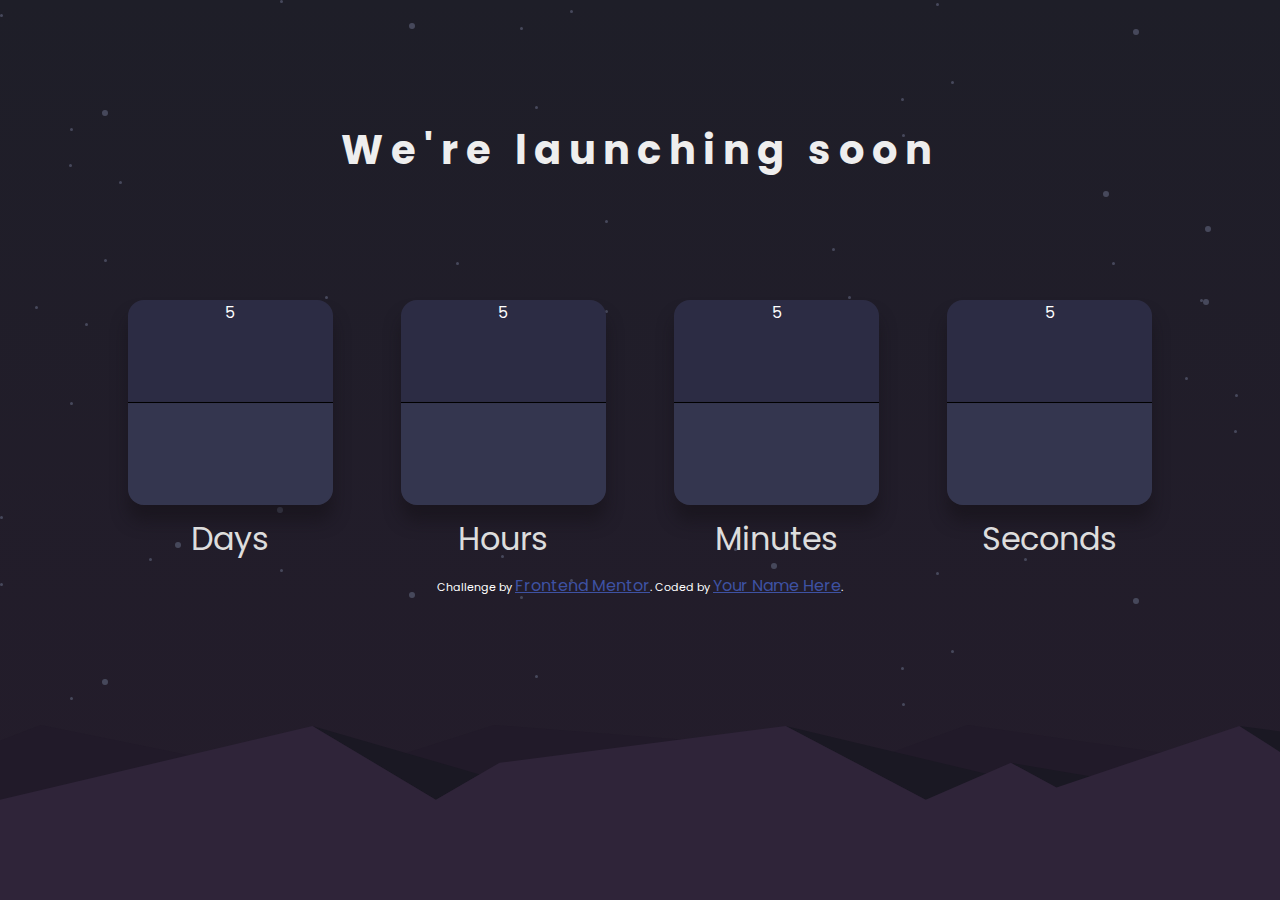
<file: launch-countdown-timer-main/index.html>
<!DOCTYPE html>
<html lang="en">
	<head>
		<meta charset="UTF-8" />
		<meta name="viewport" content="width=device-width, initial-scale=1.0" />
		<!-- displays site properly based on user's device -->

		<link rel="icon" type="image/png" sizes="32x32" href="./images/favicon-32x32.png" />
		<link rel="stylesheet" href="css/style.css" />
		<link rel="preconnect" href="https://fonts.googleapis.com" />
		<link rel="preconnect" href="https://fonts.gstatic.com" crossorigin />
		<link href="https://fonts.googleapis.com/css2?family=Poppins:wght@400;700&display=swap" rel="stylesheet" />
		<title>Frontend Mentor | Launch countdown timer</title>

		<!-- Feel free to remove these styles or customise in your own stylesheet 👍 -->
		<style>
			.attribution {
				font-size: 11px;
				text-align: center;
			}
			.attribution a {
				color: hsl(228, 45%, 44%);
			}
		</style>
	</head>
	<body>
		<div class="container">
			<p class="title">We're launching soon</p>

			<section id="clock">
				<div class="clockTimeSection">
					<div class="clockDigitBox">
						<span id="dayDigit">5</span>
					</div>
					<p class="clockDigitDesc">Days</p>
				</div>
				<div class="clockTimeSection">
					<div class="clockDigitBox">
						<span id="hourDigit">5</span>
					</div>
					<p class="clockDigitDesc">Hours</p>
				</div>
				<div class="clockTimeSection">
					<div class="clockDigitBox">
						<span id="minuteDigit">5</span>
					</div>
					<p class="clockDigitDesc">Minutes</p>
				</div>
				<div class="clockTimeSection">
					<div class="clockDigitBox">
						<span id="secondDigit">5</span>
					</div>
					<p class="clockDigitDesc">Seconds</p>
				</div>
			</section>
			<div class="attribution">
				Challenge by <a href="https://www.frontendmentor.io?ref=challenge" target="_blank">Frontend Mentor</a>. Coded by <a href="#">Your Name Here</a>.
			</div>
		</div>
		<img src="./images/pattern-hills.svg" alt="" id="footerHills" />
	</body>
</html>
</file>
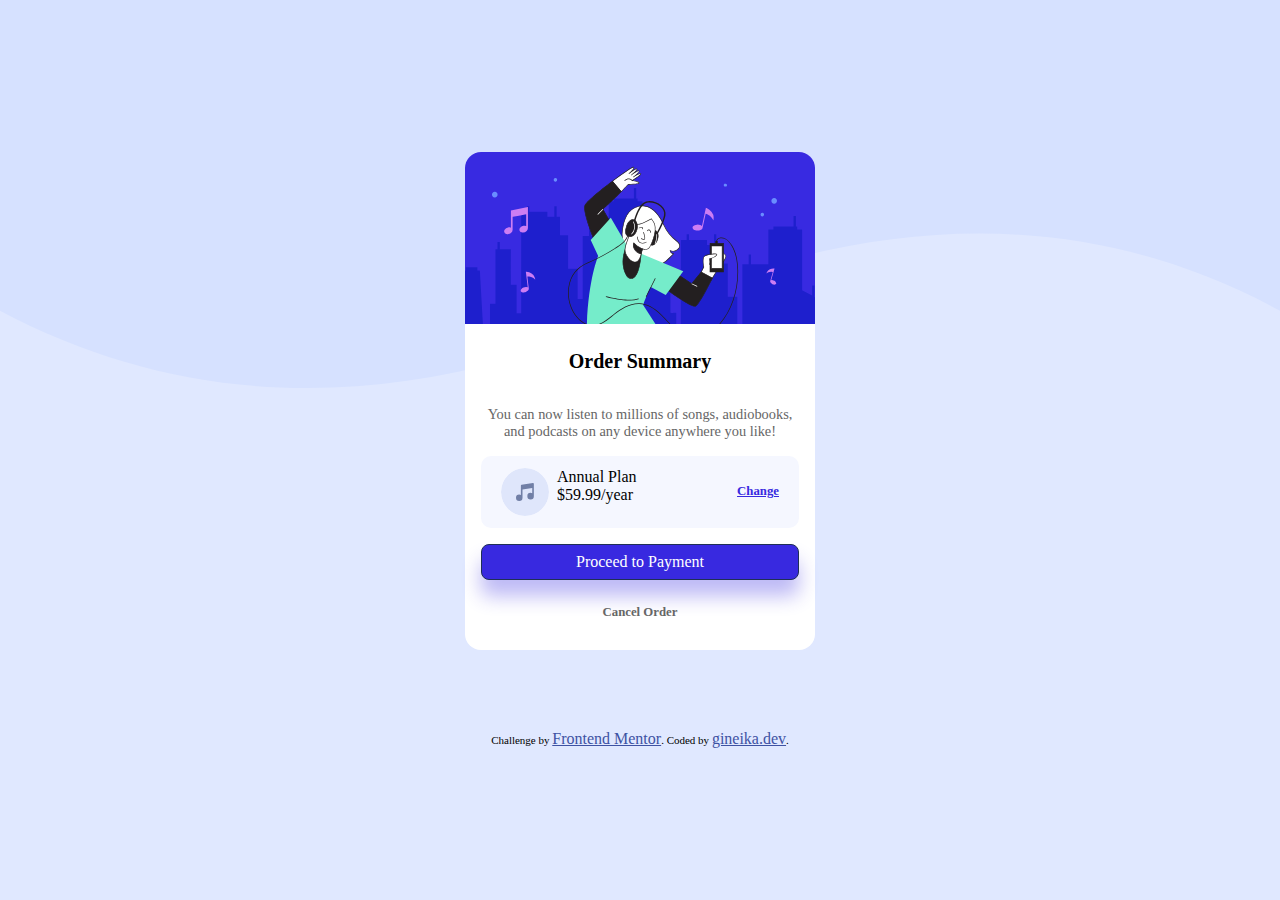
<file: order-summary-component-main/index.html>
<!DOCTYPE html>
<html lang="en">
	<head>
		<meta charset="UTF-8" />
		<meta name="viewport" content="width=device-width, initial-scale=1.0" />
		<!-- displays site properly based on user's device -->
		<link rel="stylesheet" href="css/style.css" />
		<link rel="icon" type="image/png" sizes="32x32" href="./images/favicon-32x32.png" />

		<title>Frontend Mentor | Order summary card</title>

		<!-- Feel free to remove these styles or customise in your own stylesheet 👍 -->
		<style>
			.attribution {
				font-size: 11px;
				text-align: center;
			}
			.attribution a {
				color: hsl(228, 45%, 44%);
			}
		</style>
	</head>
	<body>
		<div class="card">
			<div class="cardImage"></div>
			<h2>Order Summary</h2>
			<div class="cardBody">
				<span class="desc">You can now listen to millions of songs, audiobooks, and podcasts on any device anywhere you like!</span>
				<div class="planSelect">
					<img src="images/icon-music.svg" alt="" srcset="" />
					<div class="planInfo">
						<span class="planName">Annual Plan</span>
						<span class="planPrice">$59.99/year</span>
					</div>
					<a class="planChange" href="#">Change</a>
				</div>
				<button class="proceedBtn">Proceed to Payment</button>
				<button class="cancelBtn">Cancel Order</button>
			</div>
		</div>

		<div class="attribution">
			Challenge by <a href="https://www.frontendmentor.io?ref=challenge" target="_blank">Frontend Mentor</a>. Coded by
			<a href="http://www.gineika.dev">gineika.dev</a>.
		</div>
	</body>
</html>
</file>
<file: launch-countdown-timer-main/css/style.css>
* {
	--backgroundTop: #1e1e28;
	--backgroundBottom: #241c2b;
	color: #fff;
	font-size: 16px;
	font-family: "Poppins", sans-serif;
	padding: 0;
	margin: 0;
}
body {
	text-align: center;
	background: url("../images/bg-stars.svg"), linear-gradient(var(--backgroundTop), var(--backgroundBottom));
	width: 100vw;
	height: 100vh;
	overflow: hidden;
}
.container {
	margin: 0 auto;
	display: flex;
	flex-direction: column;
	align-items: center;
	width: 100vw;
}

p.title {
	color: #eee;
	font-size: 2.5em;
	padding: 3em 0em;
	font-weight: 700;
	letter-spacing: 0.2em;
}

#clock {
	position: relative;
	display: flex;
	flex-direction: row;
	justify-content: space-between;
	text-align: center;
	width: 80vw;
	min-width: 30em;
	margin: 0 auto;
}

.clockTimeSection {
	aspect-ratio: 4/3;
	width: 20%;
}
.clockDigitBox {
	width: 100%;
	aspect-ratio: 1/1;
	border-radius: 1em;
	background: linear-gradient(
		180deg,
		rgba(44, 44, 68, 1) 0%,
		rgba(44, 44, 68, 1) 49.5%,
		rgba(0, 0, 0, 1) 50%,
		rgba(52, 54, 79, 1) 50.5%,
		rgba(52, 54, 79, 1) 100%
	);
	box-shadow: 0em 1em 1em rgba(19, 15, 22, 0.5);
}
.clockDigitBox span {
	text-align: center;
	vertical-align: center;
	margin: auto auto; /*  TODO FIX*/
}
.clockDigitDesc {
	font-size: 2em;
	color: #ddd;
	display: flex;
	justify-content: center;
	align-items: center;
	width: 100%;
	aspect-ratio: 3;
	text-align: center;
}
#footerHills {
	position: absolute;
	overflow: hidden;
	z-index: -1;
	bottom: 0;
	left: 0;
	width: 100vw;
	background-size: contain;
}
</file>
<file: order-summary-component-main/css/style.css>
* {
	/* ## Layout

	The designs were created to the following widths:
	 */
	--mobile: 375px;
	--desktop: 1440px;

	/* ## Colors */
	/* Primary */

	--paleBlue: hsl(225, 100%, 94%);
	--brightBlue: hsl(245, 75%, 52%);

	/* Neutral */
	--veryPaleBlue: hsl(225, 100%, 98%);
	--desaturatedBlue: hsl(224, 23%, 55%);
	--darkBlue: hsl(223, 47%, 23%);

	/* ## Typography */

	/* ### Body Copy */

	font-size: 16px;

	/* ### Font */
	font-family: Red Hat Display;
}

body {
	margin: 0;
	width: 100vw;
	height: 100vh;
	display: flex;
	flex-direction: column;
	justify-content: center;
	align-items: center;
	background: url("../images/pattern-background-desktop.svg"), var(--paleBlue);
	background-repeat: no-repeat;
	background-size: contain;
}

.card {
	display: flex;
	flex-direction: column;
	align-items: center;
	width: 350px;
	margin: 0;
	border-radius: 1em;
	background-color: #fff;
	margin-bottom: 5em;
}

.card .cardImage {
	width: 100%;
	background-image: url("../images/illustration-hero.svg");
	background-size: cover;
	height: 0;
	padding: 0; /* reset */
	padding-bottom: calc(100% * 22 / 45);
	border-top-left-radius: 1em;
	border-top-right-radius: 1em;
}
.cardBody {
	display: flex;
	flex-direction: column;
	padding: 1em;
}
.card h2 {
	padding-top: 0.5em;
	font-size: 1.25em;
	font-weight: 900;
}

.card .desc {
	text-align: center;
	font-size: 0.9rem;
	color: #666;
}

.card .planSelect {
	background-color: var(--veryPaleBlue);
	display: flex;
	justify-content: flex-start;
	max-width: 100%;
	border-radius: 10px;
	padding: 0.75em 1.25em;
	margin: 1em 0;
}
.card .planSelect img {
	border-radius: 50%;
	margin-right: 0.5em;
}
.card .planSelect .planInfo {
	display: flex;
	flex-direction: column;
}

.card .planSelect .planInfo .planName {
	font-weight: 500;
}
.card .planSelect .planChange {
	font-size: 0.8rem;
	font-weight: 700;
	color: var(--brightBlue);
	align-self: center;
	margin-left: auto;
}

.card .proceedBtn {
	background-color: var(--brightBlue);
	color: #fff;
	border: 1px solid var(--darkBlue);
	font-weight: 500;
	border-radius: 0.5em;
	padding: 0.5em;
	margin-bottom: 1.5em;
	box-shadow: 0em 1em 1.2em hsl(245, 75%, 52%, 0.33);
}
.card .cancelBtn {
	background-color: transparent;
	color: #666;
	font-weight: 700;
	font-size: 0.8rem;
	border: 0;
	margin-bottom: 1em;
}
</file>
